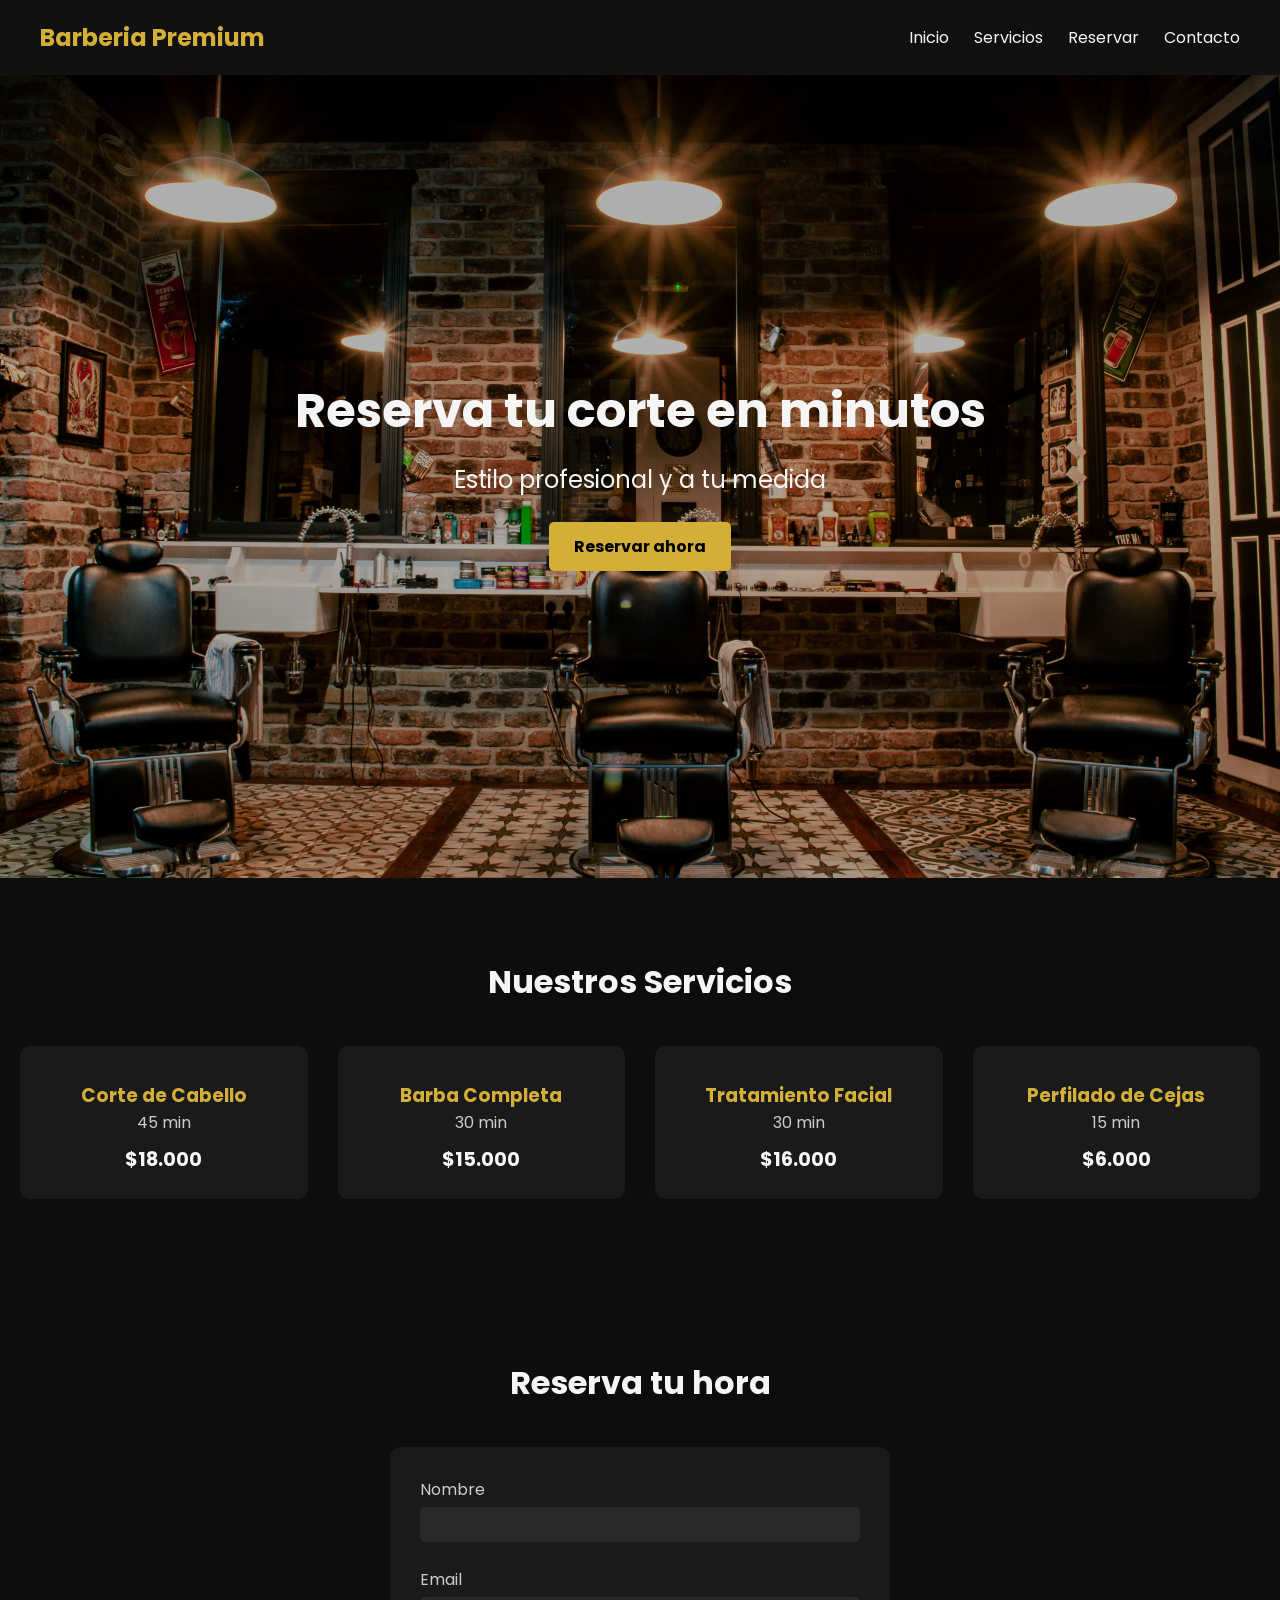
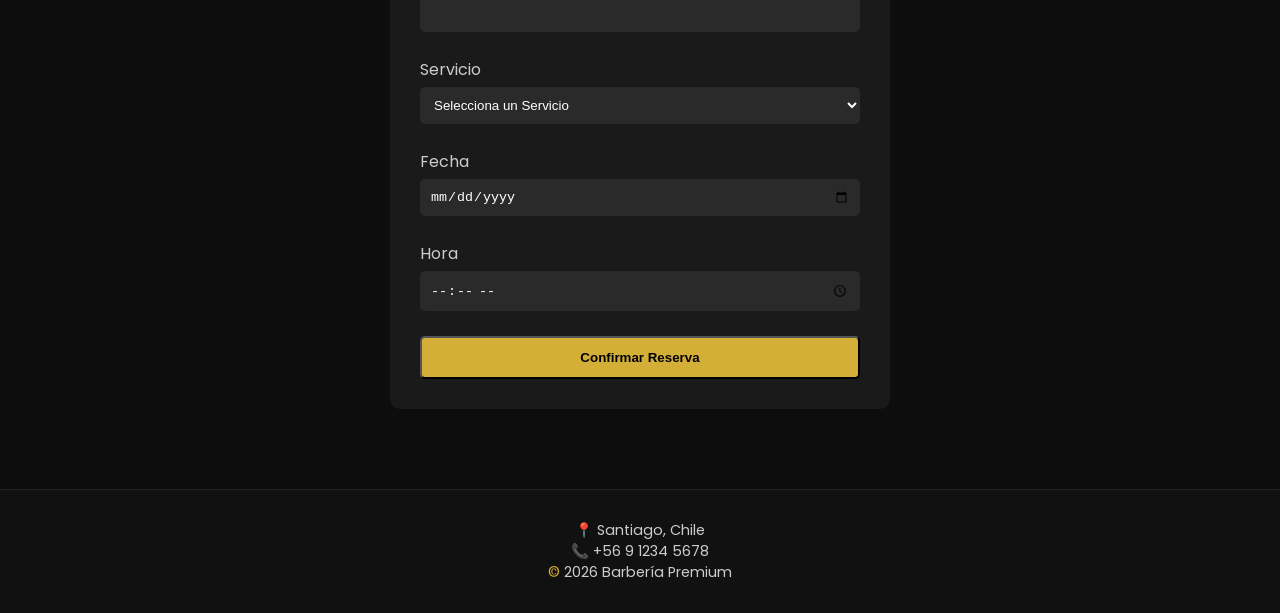
<file: index.html>
<!DOCTYPE html>
<html lang="es">
<head>
    <meta charset="UTF-8">
    <meta name="viewport" content="width=device-width, initial-scale=1.0">
    <title>Barberia Premium</title>
    <link rel="stylesheet" href="style.css">
    <link href="https://fonts.googleapis.com/css2?family=Poppins:wght@300;400;600&display=swap" rel="stylesheet">
</head>
<body>
    <header>
        <nav class="navbar">
            <a href="#hero" class="logo">Barberia Premium</a>

            <ul class="nav-links">
                <li><a href="#hero">Inicio</a></li>
                <li><a href="#servicios">Servicios</a></li>
                <li><a href="#reservas">Reservar</a></li>
                <li><a href="#contacto">Contacto</a></li>
            </ul>
        </nav>
    </header>
    <main>
        <section id="hero" class="hero">
            <div class="hero-content">
                <h1>Reserva tu corte en minutos</h1>
                <p>Estilo profesional y a tu medida</p>
                <a href="#reservas" class="btn">Reservar ahora</a>
            </div>
        </section>

        <section id="servicios" class="servicios">
            <h2>Nuestros Servicios</h2>

            <div class="servicios-grid">
                <div class="servicio">
                    <h3>Corte de Cabello</h3>
                    <p>45 min</p>
                    <span>$18.000</span>
                </div>
                <div class="servicio">
                    <h3>Barba Completa</h3>
                    <p>30 min</p>
                    <span>$15.000</span>
                </div>
                <div class="servicio">
                    <h3>Tratamiento Facial</h3>
                    <p>30 min</p>
                    <span>$16.000</span>
                </div>
                <div class="servicio">
                    <h3>Perfilado de Cejas</h3>
                    <p>15 min</p>
                    <span>$6.000</span>
                </div>
            </div>
        </section>

        <section id="reservas" class="reservas">
            <h2>Reserva tu hora</h2>

            <form class="form-reservas">
                <div class="form-group">
                    <label for="nombre">Nombre</label>
                    <input type="text" id="nombre" name="nombre" required>
                    <small class="error-name"></small>
                </div>
                <div class="form-group">
                    <label for="email">Email</label>
                    <input type="email" id="email" name="email" required>
                    <small class="error-email"></small>
                </div>
                <div class="form-group">
                    <label for="servicio">Servicio</label>
                    <select name="servicio" id="servicio" required>
                        <option value="" disabled selected hidden >Selecciona un Servicio</option>
                        <option value="corte">Corte de Cabello</option>
                        <option value="barba">Barba Completa</option>
                        <option value="facial">Tratamiento Facial</option>
                        <option value="cejas">Perfilado de Cejas</option>
                    </select>
                    <small class="error-servicios"></small>
                </div>
                <div class="form-group">
                    <label for="date">Fecha</label>
                    <input type="date" id="fecha" name="fecha" required>
                    <small class="error-date"></small>
                </div>
                <div class="form-group">
                    <label for="time">Hora</label>
                    <input type="time" id="hora" name="hora" required>
                    <small class="error-time"></small>
                </div>
                <button type="submit" class="btn">Confirmar Reserva</button>
                <p id="form-sent" role="alert"></p>
            </form>
        </section>
    </main>
    <footer id="contacto">
        <p>📍 Santiago, Chile</p>
        <p>📞 +56 9 1234 5678</p>
        <p><span>©</span> 2026 Barbería Premium</p>
    </footer>
    <script src="script.js"></script>
</body>
</html>
</file>
<file: style.css>
/*Reset*/
*{
    padding: 0;
    margin: 0;
    box-sizing: border-box;
    /*outline: 1px solid red;*/
}
/*Variables*/
:root{
    --color-primary: #111;
    --color-secondary: #d4af37; 
    --color-bg: #0d0d0d;
    --color-text: #f5f5f5;
}
/*Bases*/
body{
    font-family: 'Poppins', sans-serif;
    background-color: var(--color-bg);
    color: var(--color-text);
    padding-top: 68px;
}
html{
    scroll-behavior: smooth;
}
/*Contenedor General*/
section{
    padding: 80px 20px;
}
/*Navbar*/
.navbar{
    display: flex;
    justify-content: space-between;
    align-items: center;
    padding: 20px 40px;
    background-color:var(--color-primary);
    position: fixed;
    width: 100%;
    top: 0;
    left: 0;
    z-index: 1000;
}
.logo{
    font-size: 1.5rem;
    font-weight: bold;
    text-decoration: none;
    color: var(--color-secondary);
}
.nav-links{
    display: flex;
    list-style: none;
    gap: 25px;
}
.nav-links a {
    text-decoration: none;
    color: var(--color-text);
    font-size: 1rem;
    transition: color 0.3s ease;}
.nav-links a:hover{
    color: var(--color-secondary);
}
/*Hero*/
.hero{
    background: url(img/hero.jpg) center/cover no-repeat;
    height: 90vh;
    display: flex;
    align-items: center;
    justify-content: center;
    text-align: center;
    position: relative;
}
.hero::before{
    position: absolute;
    inset: 0;
    content: "";
    background: rgba(0, 0, 0, 0.3)
}
.hero-content{
    position: relative;
    z-index: 1;
}
.hero-content h1{
   font-size: 3rem;
   margin-bottom: 15px;
}
.hero-content p{
   margin-bottom: 25px;
   font-size: 1.5rem;
}
/*Botones*/
.btn{
   display: inline-block;
   padding: 12px 25px;
   background-color: var(--color-secondary);
   color: #000;
   text-decoration: none;
   font-weight: bold;
   border-radius: 5px;
   cursor: pointer;
   transition:  0.3s;
}
.btn:hover{
   background-color: #b8962e;
   transform: translateY(-3px);
}
/*Servicios*/
section h2{
    font-size: 2rem;
    text-align: center;
}
.servicios-grid{
   display: grid;
   grid-template-columns: repeat(auto-fit, minmax(250px, 1fr));
   gap: 30px;
   margin-top: 40px;
}
.servicio{
   background-color: #1a1a1a;
   padding: 25px;
   border-radius: 10px;
   text-align: center;
   transition: 0.3s;
   cursor: pointer;
}
.servicio:hover {
   transform: translateY(-8px);
   box-shadow: 0 10px 25px rgba(0,0,0,0.5);
}
.servicio h3{
    margin-top: 10px;
    color: var(--color-secondary);
}
.servicio p {
    margin-bottom: 10px;
    color: #ccc;
}
.servicio span{
    font-weight: bold;
    font-size: 1.2rem;
}
/*Form*/
.reservas{
    text-align: center;
}
.form-reservas{
    max-width: 500px;
    margin: 40px auto 0;
    padding: 30px;
    border-radius: 10px;
    background-color: #1a1a1a;
}
.form-group{
    display: flex;
    flex-direction: column;
    text-align: left;
    margin-bottom: 20px;
}
.form-group label{
    color: #ccc;
    margin-bottom: 5px;
    font-size: 1rem;
}
.form-group input,
.form-group select{
    border-radius: 5px;
    padding: 10px;
    border: none;
    outline: none;
    background-color: #2a2a2a;
    color: #fff;
    transition: 0.3s;
}
.form-group input:focus,
.form-group select:focus{
    border: 1px solid var(--color-secondary);
}
.form-group small {
    color: red;
    font-size: 0.8rem;
    margin-top: 5px;
}
.form-reservas button {
    width: 100%;
}
/*Footer*/
footer{
    background-color: #111;
    color: #ccc;
    border-top: 1px solid #222;
    text-align: center;
    font-size: 0.9rem;
    padding: 30px 20px;
}
footer span{
    color: var(--color-secondary);
}
</file>
